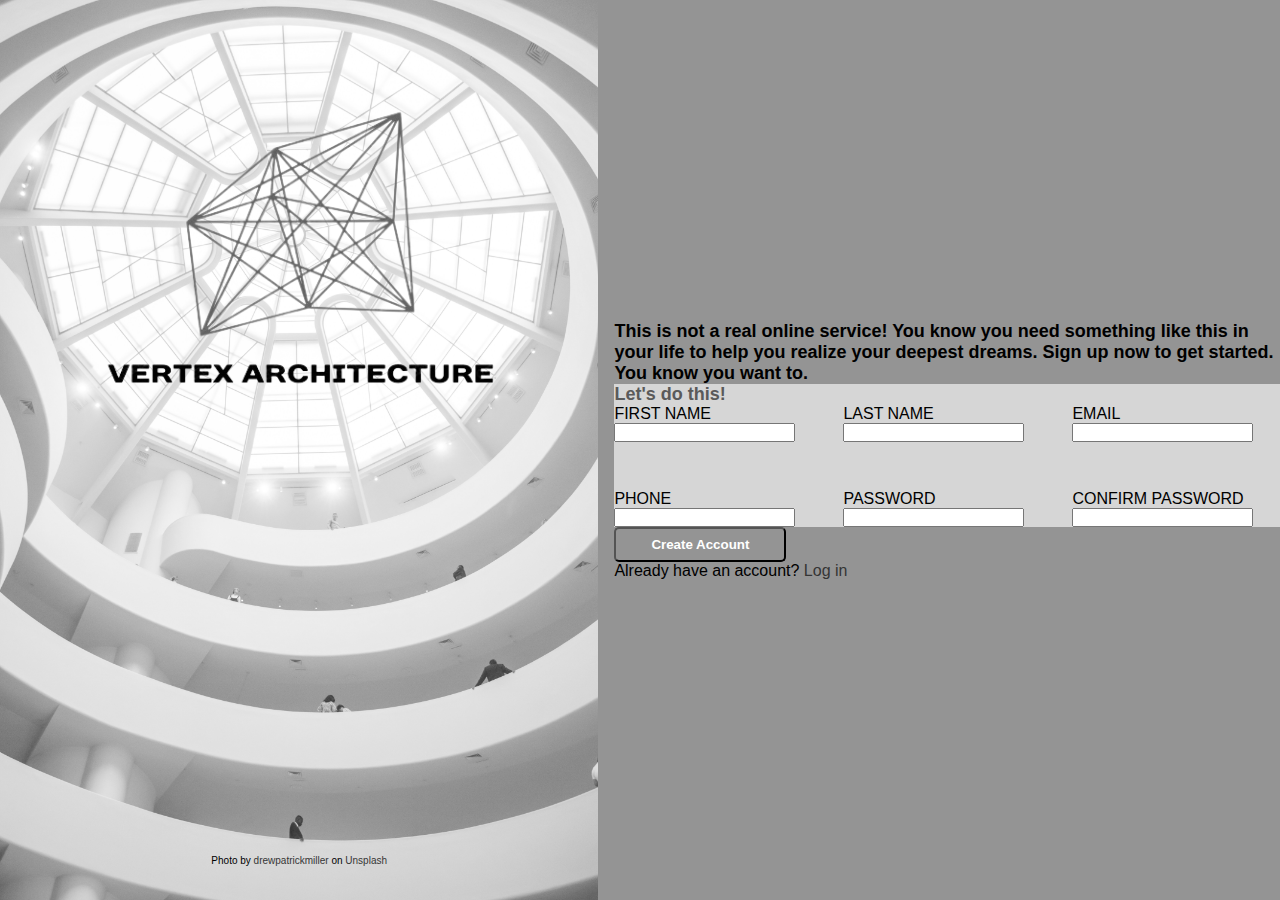
<file: Day_01/index.html>
<!DOCTYPE html>
<html lang="en">
  <head>
    <meta charset="UTF-8" />
    <meta name="viewport" content="width=device-width, initial-scale=1.0" />
    <link rel="stylesheet" href="styles.css" />
    <title>VertexForm</title>
  </head>
  <body>
    <main>
      <figure>
        <img
          class="background"
          src="./assets/background.jpg"
          alt="architecturePicture"
        />
        <img class="logo" src="./assets/logo2.png" alt="Logo" />
        <figcaption>
          Photo by
          <a href="https://unsplash.com/es/@drewpatrickmiller"
            >drewpatrickmiller</a
          >
          on
          <a
            href="https://unsplash.com/es/fotos/techo-de-vidrio-transparente-VLT62-JzddA"
            >Unsplash</a
          >
        </figcaption>
      </figure>

      <section>
        <p class="disclaimer">
          This is not a real online service! You know you need something
          like this in your life to help you realize your deepest dreams.
          Sign up now to get started.
        </p>
        <p class="disclaimer">You know you want to.</p>
        <form action="">

          <div class="formContainer">
            <p class="message">Let's do this!</p>
            <fieldset>
              
              <p>
                <label for="first-name">FIRST NAME</label><br>
                <input type="text" name="firstName" id="first-name" />
              </p>
              <p>
                <label for="last-name">LAST NAME</label><br>
                <input type="text" name="lastName" id="last-name" />
              </p>
              <p>
                <label for="email">EMAIL</label><br>
                <input type="email" name="email" id="email" />
              </p>
              <p>
                <label for="phone">PHONE</label><br>
                <input type="tel" name="phone" id="phone" />
              </p>
              <p>
                <label for="password">PASSWORD</label><br>
                <input type="password" name="password" id="password" />
              </p>
              <p>
                <label for="passwordConf">CONFIRM PASSWORD</label><br>
                <input type="password" name="password" id="passwordConf" />
              </p>
            </fieldset>
          </div>

          <input class="button" type="submit" value="Create Account" />
        
        </form>
        <p>Already have an account? <a href="">Log in</a></p>
      </section>
    </main>
  </body>
</html>
</file>
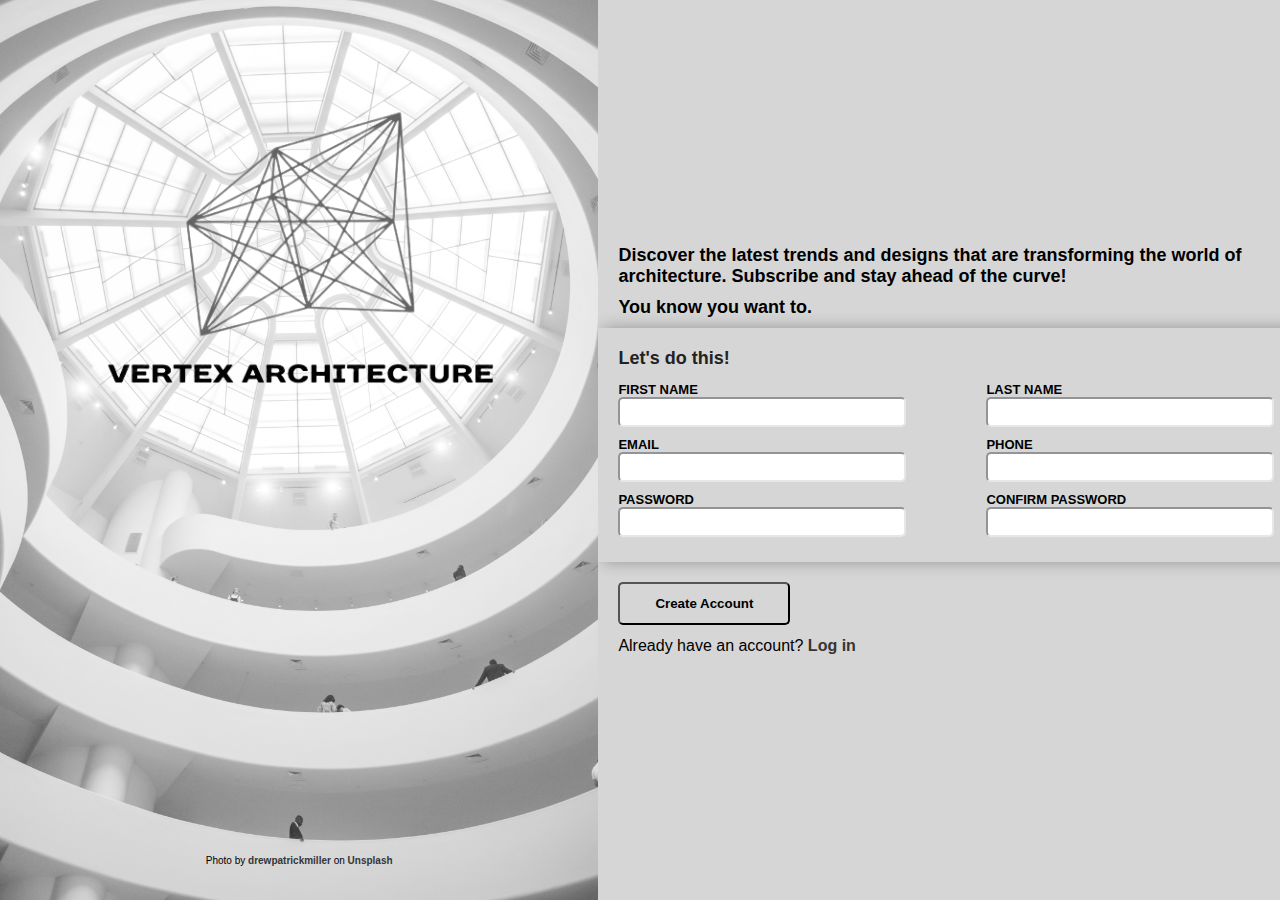
<file: Day_02/index.html>
<!DOCTYPE html>
<html lang="en">
  <head>
    <meta charset="UTF-8" />
    <meta name="viewport" content="width=device-width, initial-scale=1.0" />
    <link rel="stylesheet" href="styles.css" />
    <title>VertexForm</title>
  </head>
  <body>
    <main>
      <figure>
        <img
          class="background"
          src="./assets/background.jpg"
          alt="architecturePicture"
        />
        <img class="logo" src="./assets/logo2.png" alt="Logo" />
        <figcaption>
          Photo by
          <a href="https://unsplash.com/es/@drewpatrickmiller"
            >drewpatrickmiller</a
          >
          on
          <a
            href="https://unsplash.com/es/fotos/techo-de-vidrio-transparente-VLT62-JzddA"
            >Unsplash</a
          >
        </figcaption>
      </figure>

      <section>
        <p class="disclaimer">
          Discover the latest trends and designs that are transforming the world
          of architecture. Subscribe and stay ahead of the curve!
        </p>
        <p class="disclaimer">You know you want to.</p>
        <form action="">
          <div class="formContainer">
            <p class="message">Let's do this!</p>
            <fieldset>
              <div class="rowForm">
                <div class="formElem">
                  <label for="first-name">FIRST NAME</label>
                  <input type="text" name="firstName" id="first-name" />
                </div>
                <div class="formElem">
                  <label for="last-name">LAST NAME</label>
                  <input type="text" name="lastName" id="last-name" />
                </div>
              </div>

              <div class="rowForm">
                <div class="formElem">
                  <label for="email">EMAIL</label>
                  <input type="email" name="email" id="email" />
                </div>
                <div class="formElem">
                  <label for="phone">PHONE</label>
                  <input
                    type="tel"
                    name="phone"
                    id="phone"
                    pattern="\d{9}"
                   
                  />
                </div>
              </div>

              <div class="rowForm">
                <div class="formElem">
                  <label for="password">PASSWORD</label>
                  <input type="password" name="password" id="password" pattern=".{8,}"/>
                </div>
                <div class="formElem">
                  <label for="passwordConf">CONFIRM PASSWORD</label>
                  <input type="password" name="password" id="passwordConf" pattern=".{8,}" />
                </div>
              </div>
            </fieldset>
          </div>

          <button class="button" type="submit">Create Account</button>
        </form>
        <p class="loginMessage">
          Already have an account? <a href="">Log in</a>
        </p>
      </section>
    </main>
  </body>
</html>
</file>
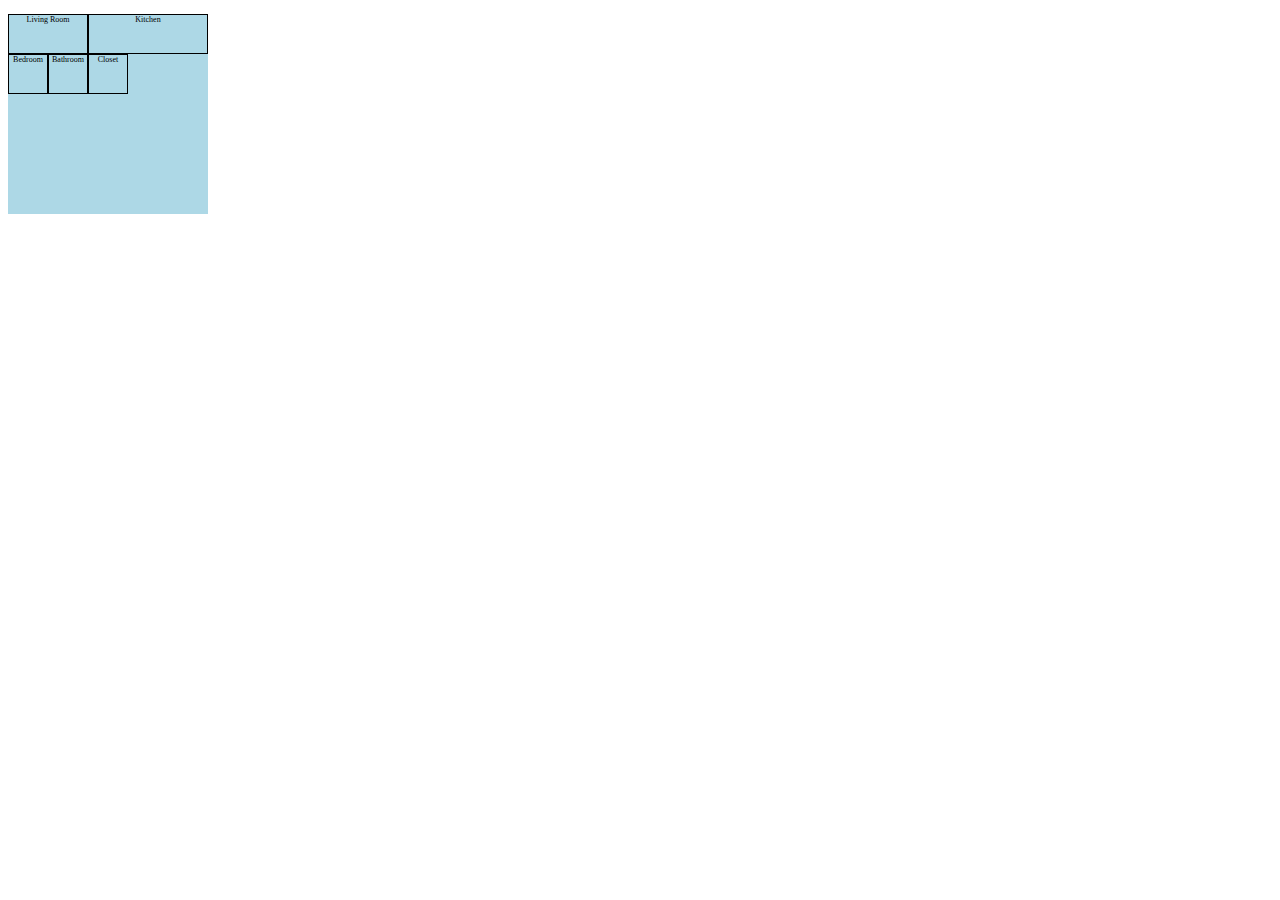
<file: Day_03/index.html>
<!DOCTYPE html>
<html lang="en">
  <head>
    <meta charset="UTF-8" />
    <meta name="viewport" content="width=device-width, initial-scale=1.0" />
    <title>Document</title>
    <link rel="stylesheet" href="styles.css" />
  </head>
  <body>
    <div class="container">
      <div class="room" id="living-room">Living Room</div>
      <div class="room" id="kitchen">Kitchen</div>
      <div class="room" id="bedroom">Bedroom</div>
      <div class="room" id="bathroom">Bathroom</div>
      <div class="room" id="closet">Closet</div>
    </div>
  </body>
</html>
</file>
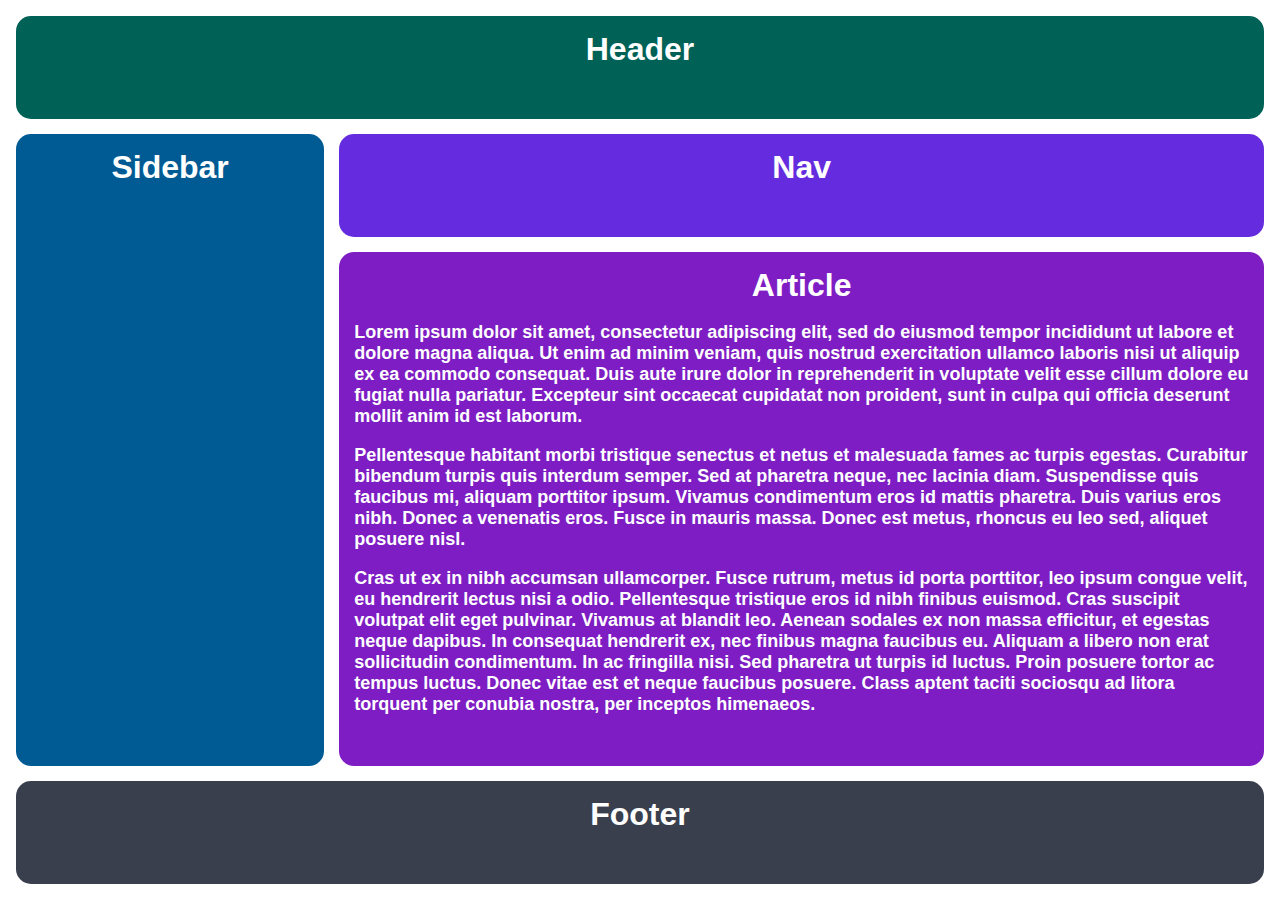
<file: Day_06/01-grid-layout-1/index.html>
<!DOCTYPE html>
<html lang="en">
  <head>
    <meta charset="UTF-8">
    <meta http-equiv="X-UA-Compatible" content="IE=edge">
    <meta name="viewport" content="width=device-width, initial-scale=1.0">
    <title>The Holy Grail</title>
    <link rel="stylesheet" href="styles.css">
  </head>
  <body>
    <div class="container">
      <div class="header">Header</div>
      <div class="sidebar">Sidebar</div>
      <div class="nav">Nav</div>
      <div class="article">Article
        <p>Lorem  ipsum dolor sit amet, consectetur adipiscing elit, sed do eiusmod tempor incididunt ut labore et dolore magna aliqua. Ut enim ad minim veniam, quis nostrud exercitation ullamco laboris nisi ut aliquip ex ea commodo consequat. Duis aute irure dolor in reprehenderit in voluptate velit esse cillum dolore eu fugiat nulla pariatur. Excepteur sint occaecat cupidatat non proident, sunt in culpa qui officia deserunt mollit anim id est laborum.</p>
        <p>Pellentesque habitant morbi tristique senectus et netus et malesuada fames ac turpis egestas. Curabitur bibendum turpis quis interdum semper. Sed at pharetra neque, nec lacinia diam. Suspendisse quis faucibus mi, aliquam porttitor ipsum. Vivamus condimentum eros id mattis pharetra. Duis varius eros nibh. Donec a venenatis eros. Fusce in mauris massa. Donec est metus, rhoncus eu leo sed, aliquet posuere nisl.</p>
        <p>Cras ut ex in nibh accumsan ullamcorper. Fusce rutrum, metus id porta porttitor, leo ipsum congue velit, eu hendrerit lectus nisi a odio. Pellentesque tristique eros id nibh finibus euismod. Cras suscipit volutpat elit eget pulvinar. Vivamus at blandit leo. Aenean sodales ex non massa efficitur, et egestas neque dapibus. In consequat hendrerit ex, nec finibus magna faucibus eu. Aliquam a libero non erat sollicitudin condimentum. In ac fringilla nisi. Sed pharetra ut turpis id luctus. Proin posuere tortor ac tempus luctus. Donec vitae est et neque faucibus posuere. Class aptent taciti sociosqu ad litora torquent per conubia nostra, per inceptos himenaeos.</p>
      </div>
      <div class="footer">Footer</div>
    </div>
  </body>
</html>
</file>
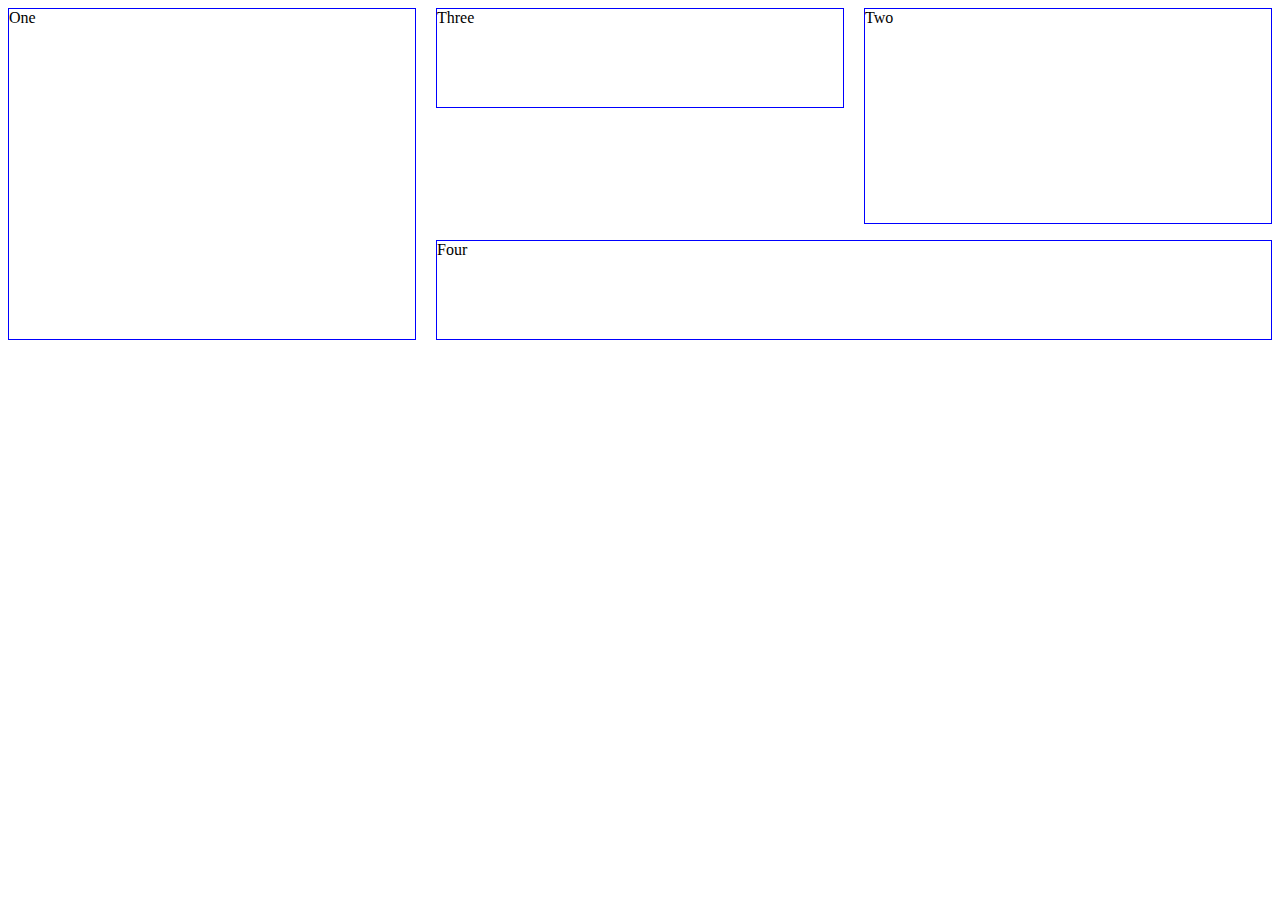
<file: Day_06/grid-practice/index.html>
<!DOCTYPE html>
<html lang="en">
  <head>
    <meta charset="UTF-8" />
    <meta name="viewport" content="width=device-width, initial-scale=1.0" />
    <title>Document</title>
    <link rel="stylesheet" href="styles.css" />
  </head>
  <body>
    <div class="wrapper">
      <div class="box1">One</div>
      <div class="box2">Two</div>
      <div class="box3">Three</div>
      <div class="box4">Four</div>
    </div>
  </body>
</html>
</file>
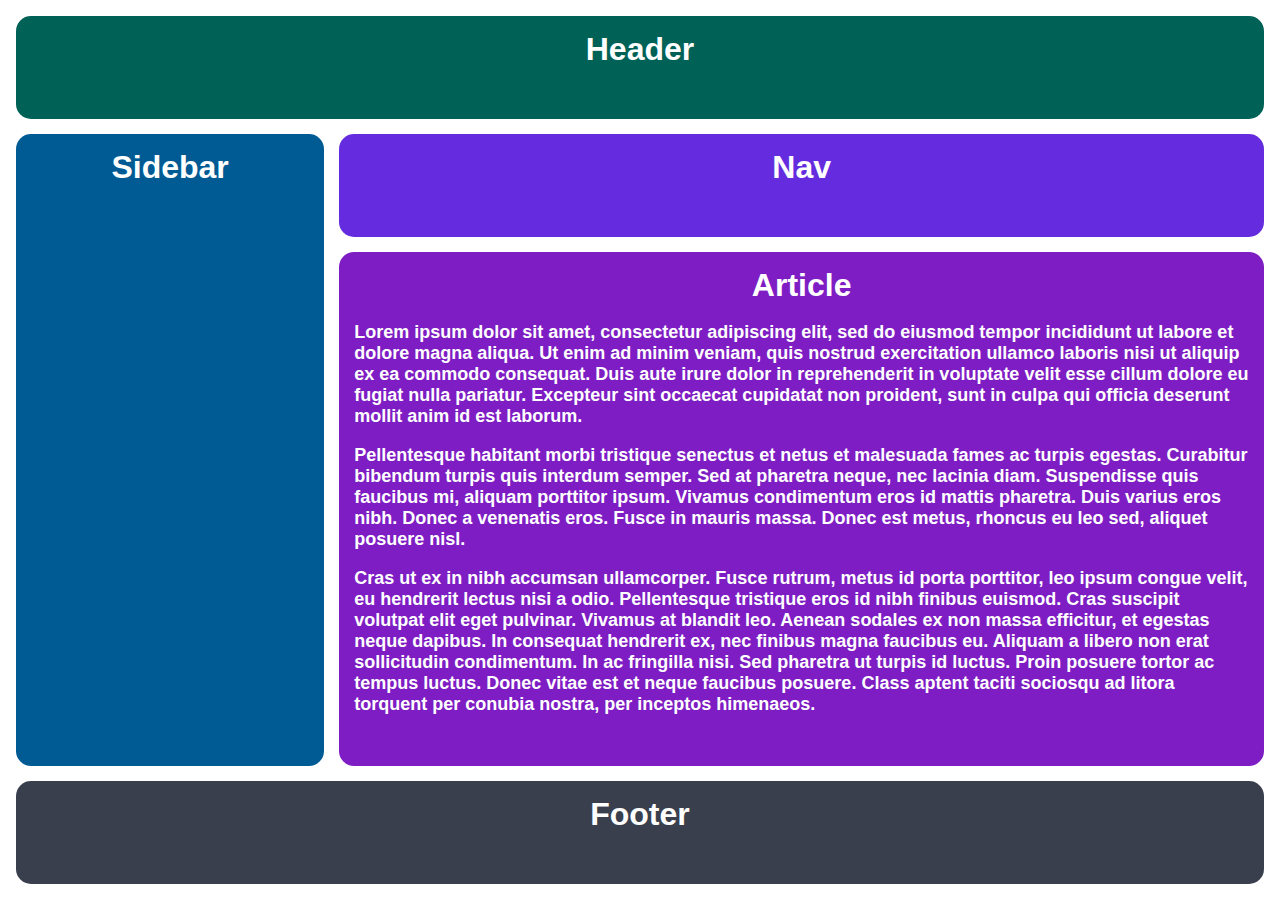
<file: Day_07/02-grid-layout-2/index.html>
<!DOCTYPE html>
<html lang="en">
  <head>
    <meta charset="UTF-8">
    <meta http-equiv="X-UA-Compatible" content="IE=edge">
    <meta name="viewport" content="width=device-width, initial-scale=1.0">
    <title>Responsive Holy Grail</title>
    <link rel="stylesheet" href="styles.css">
  </head>
  <body>
    <div class="container">
      <div class="header">Header</div>
      <div class="sidebar">Sidebar</div>
      <div class="nav">Nav</div>
      <div class="article">Article
        <p>Lorem  ipsum dolor sit amet, consectetur adipiscing elit, sed do eiusmod tempor incididunt ut labore et dolore magna aliqua. Ut enim ad minim veniam, quis nostrud exercitation ullamco laboris nisi ut aliquip ex ea commodo consequat. Duis aute irure dolor in reprehenderit in voluptate velit esse cillum dolore eu fugiat nulla pariatur. Excepteur sint occaecat cupidatat non proident, sunt in culpa qui officia deserunt mollit anim id est laborum.</p>
        <p>Pellentesque habitant morbi tristique senectus et netus et malesuada fames ac turpis egestas. Curabitur bibendum turpis quis interdum semper. Sed at pharetra neque, nec lacinia diam. Suspendisse quis faucibus mi, aliquam porttitor ipsum. Vivamus condimentum eros id mattis pharetra. Duis varius eros nibh. Donec a venenatis eros. Fusce in mauris massa. Donec est metus, rhoncus eu leo sed, aliquet posuere nisl.</p>
        <p>Cras ut ex in nibh accumsan ullamcorper. Fusce rutrum, metus id porta porttitor, leo ipsum congue velit, eu hendrerit lectus nisi a odio. Pellentesque tristique eros id nibh finibus euismod. Cras suscipit volutpat elit eget pulvinar. Vivamus at blandit leo. Aenean sodales ex non massa efficitur, et egestas neque dapibus. In consequat hendrerit ex, nec finibus magna faucibus eu. Aliquam a libero non erat sollicitudin condimentum. In ac fringilla nisi. Sed pharetra ut turpis id luctus. Proin posuere tortor ac tempus luctus. Donec vitae est et neque faucibus posuere. Class aptent taciti sociosqu ad litora torquent per conubia nostra, per inceptos himenaeos.</p>
      </div>
      <div class="footer">Footer</div>
    </div>
  </body>
</html>
</file>
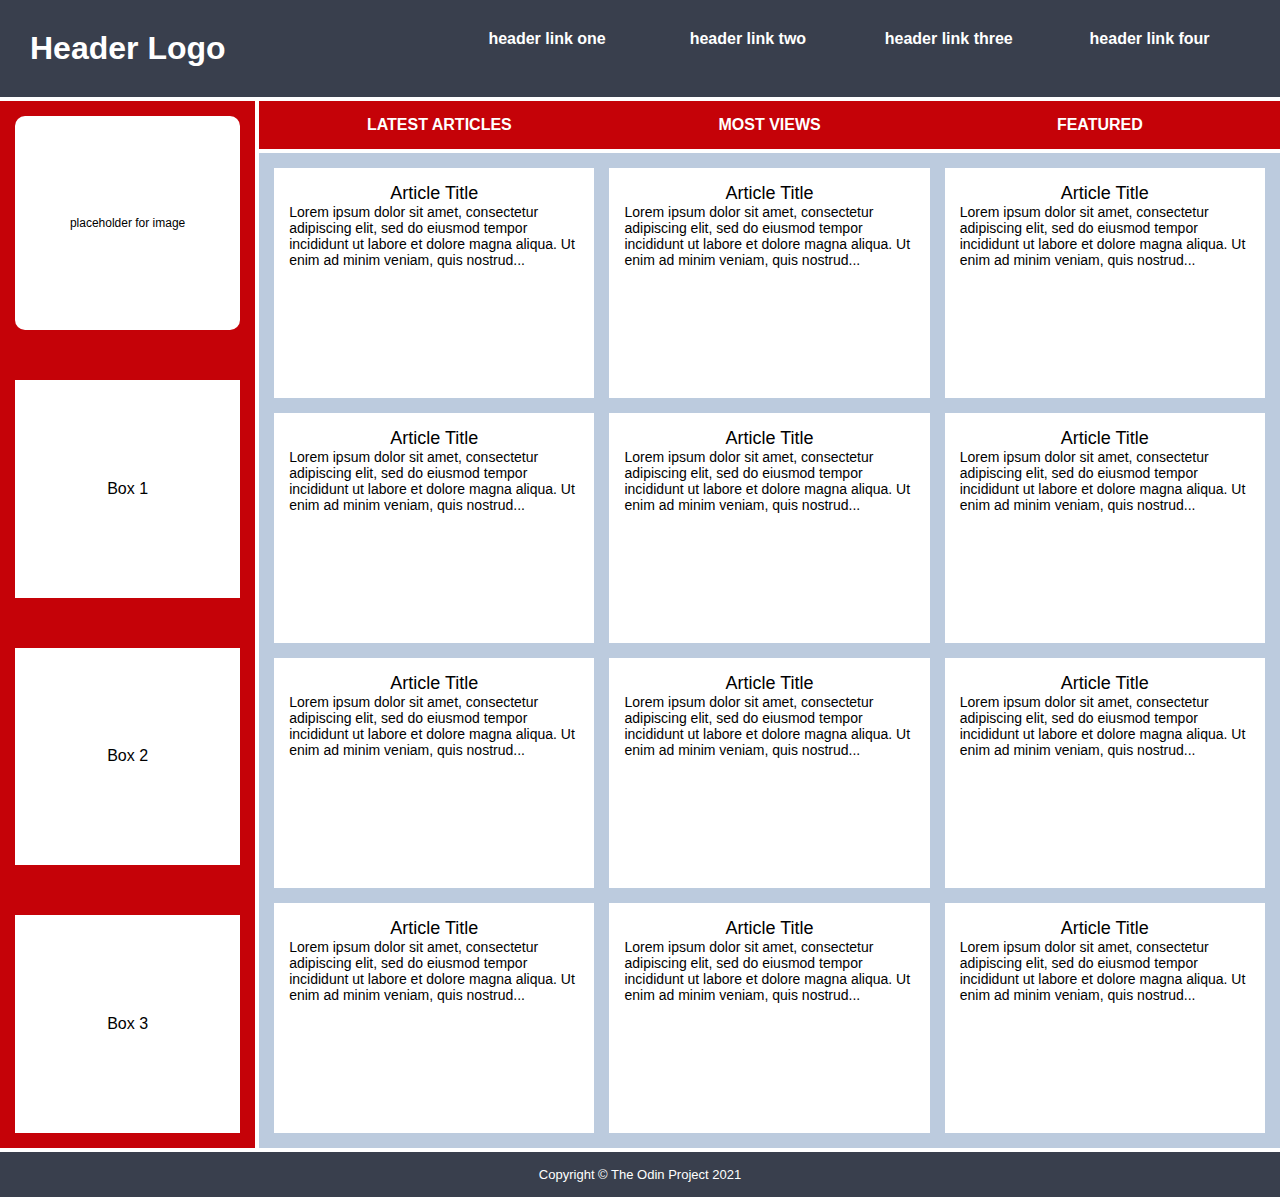
<file: Day_07/03-grid-layout-3/index.html>
<!DOCTYPE html>
<html lang="en">
  <head>
    <meta charset="UTF-8">
    <meta http-equiv="X-UA-Compatible" content="IE=edge">
    <meta name="viewport" content="width=device-width, initial-scale=1.0">
    <title>Holy Grail Mockup</title>
    <link rel="stylesheet" href="styles.css">
  </head>
  <body>
    <div class="container">

      <div class="header">
        <div class="logo">Header Logo</div>
        <div class="menu">
          <ul>
            <li>header link one</li>
            <li>header link two</li>
            <li>header link three</li>
            <li>header link four</li>
          </ul>
        </div>
      </div>

      <div class="sidebar">
        <div class="photo">
          <p>placeholder for image</p>    
        </div>
        <div class="side-content">Box 1
        </div>
        <div class="side-content">Box 2
        </div>
        <div class="side-content">Box 3
        </div>
      </div>

      <div class="nav">
        <ul>
          <li>Latest Articles</li>
          <li>Most Views</li>
          <li>Featured</li>
        </ul>
      </div>

      <div class="article">
        <div class="card">
          <p class="title">Article Title</p>
          <p>Lorem ipsum dolor sit amet, consectetur adipiscing elit, sed do eiusmod tempor incididunt ut labore et dolore magna aliqua. Ut enim ad minim veniam, quis nostrud...</p>
        </div>
        <div class="card">
          <p class="title">Article Title</p>
          <p>Lorem ipsum dolor sit amet, consectetur adipiscing elit, sed do eiusmod tempor incididunt ut labore et dolore magna aliqua. Ut enim ad minim veniam, quis nostrud...</p>
        </div>
        <div class="card">
          <p class="title">Article Title</p>
          <p>Lorem ipsum dolor sit amet, consectetur adipiscing elit, sed do eiusmod tempor incididunt ut labore et dolore magna aliqua. Ut enim ad minim veniam, quis nostrud...</p>
        </div>
        <div class="card">
          <p class="title">Article Title</p>
          <p>Lorem ipsum dolor sit amet, consectetur adipiscing elit, sed do eiusmod tempor incididunt ut labore et dolore magna aliqua. Ut enim ad minim veniam, quis nostrud...</p>
        </div>
        <div class="card">
          <p class="title">Article Title</p>
          <p>Lorem ipsum dolor sit amet, consectetur adipiscing elit, sed do eiusmod tempor incididunt ut labore et dolore magna aliqua. Ut enim ad minim veniam, quis nostrud...</p>
        </div>
        <div class="card">
          <p class="title">Article Title</p>
          <p>Lorem ipsum dolor sit amet, consectetur adipiscing elit, sed do eiusmod tempor incididunt ut labore et dolore magna aliqua. Ut enim ad minim veniam, quis nostrud...</p>
        </div>
        <div class="card">
          <p class="title">Article Title</p>
          <p>Lorem ipsum dolor sit amet, consectetur adipiscing elit, sed do eiusmod tempor incididunt ut labore et dolore magna aliqua. Ut enim ad minim veniam, quis nostrud...</p>
        </div>
        <div class="card">
          <p class="title">Article Title</p>
          <p>Lorem ipsum dolor sit amet, consectetur adipiscing elit, sed do eiusmod tempor incididunt ut labore et dolore magna aliqua. Ut enim ad minim veniam, quis nostrud...</p>
        </div>
        <div class="card">
          <p class="title">Article Title</p>
          <p>Lorem ipsum dolor sit amet, consectetur adipiscing elit, sed do eiusmod tempor incididunt ut labore et dolore magna aliqua. Ut enim ad minim veniam, quis nostrud...</p>
        </div>
        <div class="card">
          <p class="title">Article Title</p>
          <p>Lorem ipsum dolor sit amet, consectetur adipiscing elit, sed do eiusmod tempor incididunt ut labore et dolore magna aliqua. Ut enim ad minim veniam, quis nostrud...</p>
        </div>
        <div class="card">
          <p class="title">Article Title</p>
          <p>Lorem ipsum dolor sit amet, consectetur adipiscing elit, sed do eiusmod tempor incididunt ut labore et dolore magna aliqua. Ut enim ad minim veniam, quis nostrud...</p>
        </div>
        <div class="card">
          <p class="title">Article Title</p>
          <p>Lorem ipsum dolor sit amet, consectetur adipiscing elit, sed do eiusmod tempor incididunt ut labore et dolore magna aliqua. Ut enim ad minim veniam, quis nostrud...</p>
        </div>
      </div>

      <div class="footer">
        <p>Copyright © The Odin Project 2021</p>
      </div>
      
    </div>
  </body>
</html>
</file>
<file: Day_01/styles.css>
/* Restablecimiento básico de márgenes y rellenos */
* {
  margin: 0;
  padding: 0;
  box-sizing: border-box;
}
:root {
  --primary-color: #d6d6d6;
  --secondary-color: #949494;
  --hover-color: #5a5a5a;
}

/* Tipografía predeterminada */
body {
  font-family: "Arial", sans-serif;
  /* line-height: 1.6; */
  background-color: var(--secondary-color);
  /* #D6D6D6 #949494*/
}
main {
  display: flex;
  flex-direction: row;
  gap: 1rem;
}
figure {
  position: relative;
}
img.background {
  display: block;
  height: 100vh;
  width: auto;
  object-fit: cover;
}
.logo {
  position: absolute;
  width: 80%;
  height: auto;
  top: 10px;
  left: 50%;
  transform: translateX(-50%);
}
figcaption {
  position: absolute;
  color: black;
  top: 95%;
  left: 50%;
  transform: translateX(-50%);
  font-size: 10px;
}

section {
  margin-top: auto;
  margin-bottom: auto;
}

.disclaimer {
  font-weight: bold;
  font-size: large;
}
/* Estilo básico para encabezados */
h1,
h2,
h3,
h4,
h5,
h6 {
  color: #222;
}

/* Enlaces */
a {
  color: #353535;
  text-decoration: none;
}

a:hover {
  text-decoration: underline;
}

/* Botón básico */
.button {
  display: inline-block;
  background-color: var(--secondary-color);
  color: #fff;
  padding: 8px 35px;
  font-weight: bold;
  text-align: center;
  border-radius: 5px;
  transition: background-color 0.3s ease;
}

.button:hover {
  background-color: var(--hover-color);
}

.formContainer{
  background-color: var(--primary-color);
}

fieldset{
  border: none;
  display:flex;
  gap: 3rem;
  flex-wrap: wrap;
}
.message{
  font-weight: bold;
  font-size: large;
  color: var(--hover-color);
}
</file>
<file: Day_02/styles.css>
/* Restablecimiento básico de márgenes y rellenos */
* {
  margin: 0;
  padding: 0;
  box-sizing: border-box;
}
:root {
  --primary-color: #d6d6d6;
  --secondary-color: #949494;
  --hover-color: #5a5a5a;
}

/* Tipografía predeterminada */
body {
  font-family: "Arial", sans-serif;
  /* line-height: 1.6; */
  background-color: var(--primary-color);
  /* #D6D6D6 #949494*/
}
main {
  display: flex;
  flex-direction: row;
  /* gap: 1rem; */
}
figure {
  position: relative;
}
img.background {
  display: block;
  height: 100vh;
  width: auto;
  object-fit: cover;
}
.logo {
  position: absolute;
  width: 80%;
  height: auto;
  top: 10px;
  left: 50%;
  transform: translateX(-50%);
}
figcaption {
  position: absolute;
  color: black;
  top: 95%;
  left: 50%;
  transform: translateX(-50%);
  font-size: 10px;
}

section {
  margin-top: auto;
  margin-bottom: auto;
}

.disclaimer {
  font-weight: bold;
  font-size: large;

  padding: 0 10px 10px 20px;
}
/* Estilo básico para encabezados */
h1,
h2,
h3,
h4,
h5,
h6 {
  color: #222;
}

/* Enlaces */
a {
  color: #353535;
  text-decoration: none;
  font-weight: bold;
}

a:hover {
  text-decoration: underline;
  color: black;
}

/* Botón básico */
.button {
  display: block;
  background-color: var(--primary-color);
  color: black;
  padding: 12px 35px;
  font-weight: bold;
  text-align: center;
  border-radius: 5px;
  transition: background-color 0.3s ease;
  margin-left: 20px;
  margin-top: 20px;
}

.button:hover {
  background-color: var(--hover-color);
  color: var(--primary-color);
}

.formContainer {
  background-color: var(--primary-color);
  padding: 20px;
  box-shadow: 5px 0px 15px rgba(0, 0, 0, 0.3);

}

fieldset {
  border: none;
}
.message {
  font-weight: bold;
  font-size: large;
  color: #222;
  margin-bottom: 8px;
}

.rowForm {
  display: flex;
  gap: 5rem;
  padding-bottom: 5px;
  padding-top: 5px;
}
.formElem {
  display: flex;
  flex-direction: column;
}
label {
  font-weight: bold;
  font-size: small;
}
.loginMessage {
  padding-left: 20px;
  margin-top: 12px;
}

input[type="text"],
input[type="email"],
input[type="password"],
input[type="tel"] {
  outline: none;
  padding: 5px;
  height: 30px;
  width: 18rem;
  border-radius: 5px;
  border-color: #E5E7EB; 
}
input:focus {
  border-color: #4077ad;
  box-shadow: 0 0 5px rgba(103, 148, 192, 0.5);
}

input:invalid {
  border-color: rgb(255, 115, 115);
}
</file>
<file: Day_03/styles.css>
.container00 {
  display: grid;
  /* grid-template-columns: 250px 50px 100px;
  grid-template-rows: 150px 160px 50px  */

  /* rows / columns */
  grid-template: 150px 100px 50px / 250px 90px 100px;
}
.container2 {
  display: grid;
  grid-template-columns: 50px 50px;
  grid-template-rows: 50px 50px;
  grid-auto-flow: column;
  grid-auto-columns: 50px;
}
.container3 {
  display: grid;
  grid-template-columns: 50px 50px;
  grid-template-rows: 50px 50px;
  /* column-gap: 10px;
  row-gap: 100px; */

  gap: 40px;
}

.container4 > div {
  border: 1px solid blue;
}
.container4 {
  background-color: olive;
  /* display: grid; */
  display: none;
  grid-template-columns: 150px 150px 150px 150px;
  grid-template-rows: 150px 150px 150px 150px;
  grid-template-areas:
    "header header header header"
    "main main . sidebar"
    "footer footer footer footer";
  /* justify-items: stretch;
  align-items: stretch; */
  /* align-item justify-items */
  /* place-items: center stretch; */

  justify-content: space-evenly;
  align-content: end;
}

.container {
  display: inline-grid;
  grid-template: 40px 40px 40px 40px 40px / 40px 40px 40px 40px 40px;
  background-color: lightblue;
}

.room{
    border: 1px solid;
    font-size: 50%;
    text-align: center;
}
#living-room{
    grid-column-start: 1;
    grid-column-end: 3;
}
#kitchen{
    grid-column-start: 3;
    grid-column-end: 6;
}
</file>
<file: Day_06/01-grid-layout-1/styles.css>
body,
html {
  height: 100%;
  margin: 0;
}

.container {
  display: grid;
  grid-template-columns: 1fr 3fr;
  grid-template-rows: 1fr 1fr 5fr 1fr;
  gap: 15px;
  
  text-align: center;
  height: 100%;
  padding: 16px;
  box-sizing: border-box;
}

.container div {
  padding: 15px;
  font-size: 32px;
  font-family: Helvetica;
  font-weight: bold;
  color: white;
  border-radius: 15px;
}

.header {
  background-color: #006157;
  grid-row: 1;
  grid-column: 1 / -1;
}

.sidebar {
  background-color: #005b94;
  grid-column: 1;
  grid-row: 2 / span 2;

}

.nav {
  background-color: #642cde;
  grid-column: 2;
}

.article {
  background-color: #7e1dc3;
}

.footer {
  background-color: #393f4d;
  grid-column: 1 / -1;
  grid-row: 4 / 5;
}

.article p {
  font-size: 18px;
  font-family: sans-serif;
  color: white;
  text-align: left;
}
</file>
<file: Day_06/grid-practice/styles.css>
.wrapper {
  display: grid;
  grid-template-columns: repeat(3, 1fr);
  grid-template-rows: repeat(3, 100px);
  /* column-gap: 20px;
  row-gap: 1em; */

  gap: 1em 20px;
}

.box1 {
  grid-column-start: 1;
  grid-row-start: span 3;
  grid-row-end: 4;
  border: 1px solid blue;
}
.box2 {
  grid-column: 3;
  grid-row: 1 / span 2;
  border: 1px solid blue;
}
.box3 {
  grid-column: 2;
  grid-row: 1;
  border: 1px solid blue;
}
.box4 {
  grid-column: 2 / 4;
  grid-row: 3;
  border: 1px solid blue;
}
</file>
<file: Day_07/02-grid-layout-2/styles.css>
body,
html {
  height: 100%;
  margin: 0;
}

.container {
  display: grid;
  grid-template-columns: 1fr 3fr;
  grid-template-rows: 1fr 1fr 5fr 1fr;
  gap: 15px;
  text-align: center;
  height: 100%;
  padding: 16px;
  box-sizing: border-box;
}

.container div {
  padding: 15px;
  font-size: 32px;
  font-family: Helvetica;
  font-weight: bold;
  color: white;
  border-radius: 15px;
}

.header {
  background-color: #006157;
  grid-column: 1 / 3;
}

.sidebar {
  background-color: #005B94;
  grid-row: 2 / 4;
}

.nav {
  background-color: #642cde;
}

.article {
  background-color: #7E1DC3;
}

.article p {
  font-size: 18px;
  font-family: sans-serif;
  color: white;
  text-align: left;
}

.footer {
  background-color: #393f4d;
  grid-column: 1 / 3;
}
</file>
<file: Day_07/03-grid-layout-3/styles.css>
* {
  margin: 0;
  padding: 0;
}

.container {
  text-align: center;
  display: grid;
  grid-template-columns: 1fr 4fr;
  gap:4px

}

.container div {
  padding: 15px;
  font-size: 32px;
  font-family: Helvetica;
  font-weight: bold;
  color: white;
}

.header {
  background-color: #393f4d;
  grid-column: 1/3;
  display: grid;
  grid-template-columns: 1fr 2fr;
}
.logo{
  justify-self: start;
}
.menu > ul{
  display: grid;
  grid-template-columns: repeat(4, 1fr) ;
}

.nav > ul{
  display: grid;
  grid-template-columns: repeat(3, 1fr) ;

}
.menu ul,
.menu li {
  font-size: 16px;
  list-style-type: none;
  
}

.sidebar {
  background-color: #C50208;
  display: grid;
  gap: 50px;
  grid-row: 2/4;

}

.sidebar .photo {
  background-color: white;
  color: black;
  font-size: 12px;
  font-weight: normal;
  border-radius: 10px;
  display: grid;
  align-items: center;

}


.sidebar .side-content {
  background-color: white;
  color: black;
  font-size: 16px;
  font-weight: normal;
  display: grid;
  align-items: center;

  
}

.nav {
  background-color: #C50208;
}

.nav ul li {
  font-size: 16px;
  text-transform: uppercase;
  list-style-type: none
}

.article {
  background-color: #bccbde;
  display: grid;
  gap:15px;
  grid-column: 2/3;
  grid-template-columns: repeat(auto-fit, minmax(250px, 1fr));
  grid-template-rows: repeat(3,1fr);
}

.article p {
  font-size: 18px;
  font-family: sans-serif;
  color: white;
  text-align: left;
}

.article .card {
  background-color: #FFFFFF;
  color: black;
  text-align: center;
  height: 200px;
}

.card p {
  color: black;
  font-weight: normal;
  font-size: 14px;
}

.card .title {
  font-size: 18px;
  text-align: center;
}

.footer {
  background-color: #393f4d;
  grid-column: 1/3;
  grid-row: 4/5;
}

.footer p {
  font-size: 13px;
  font-weight: normal;
}
</file>
